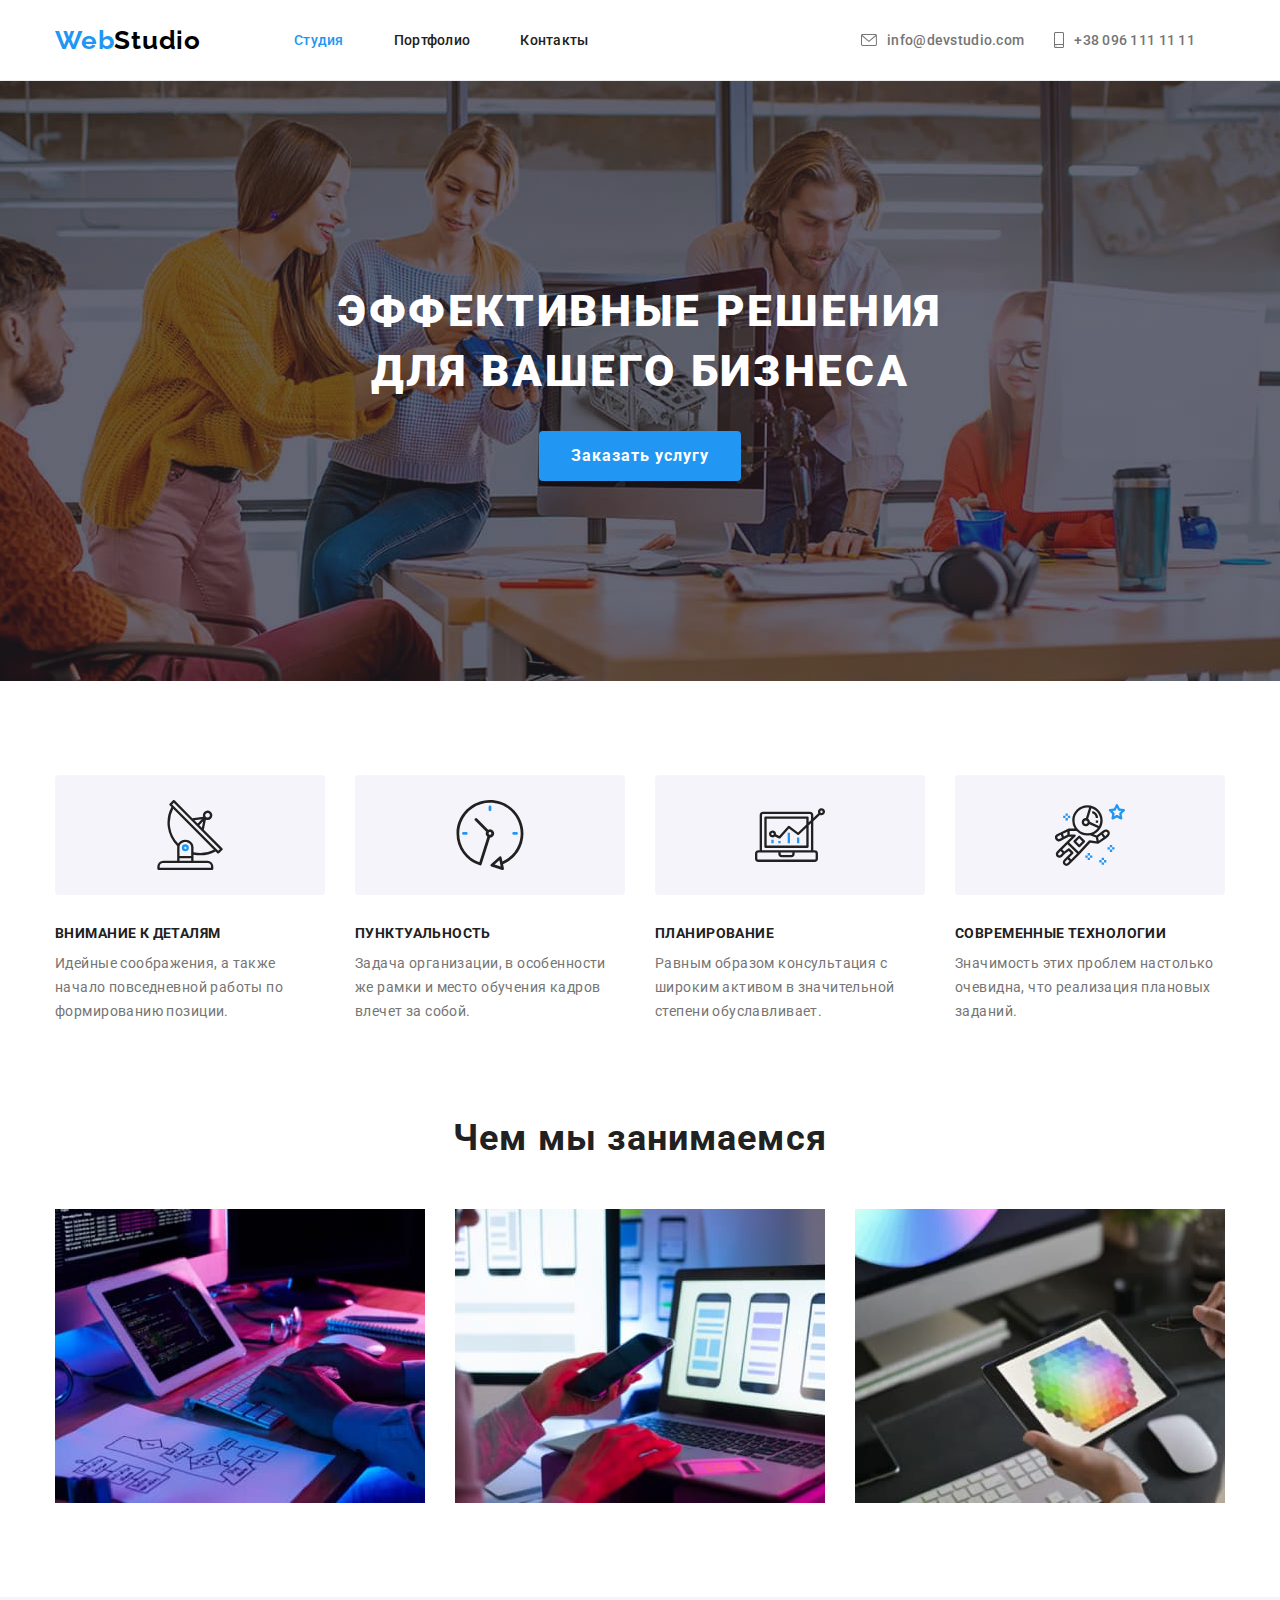
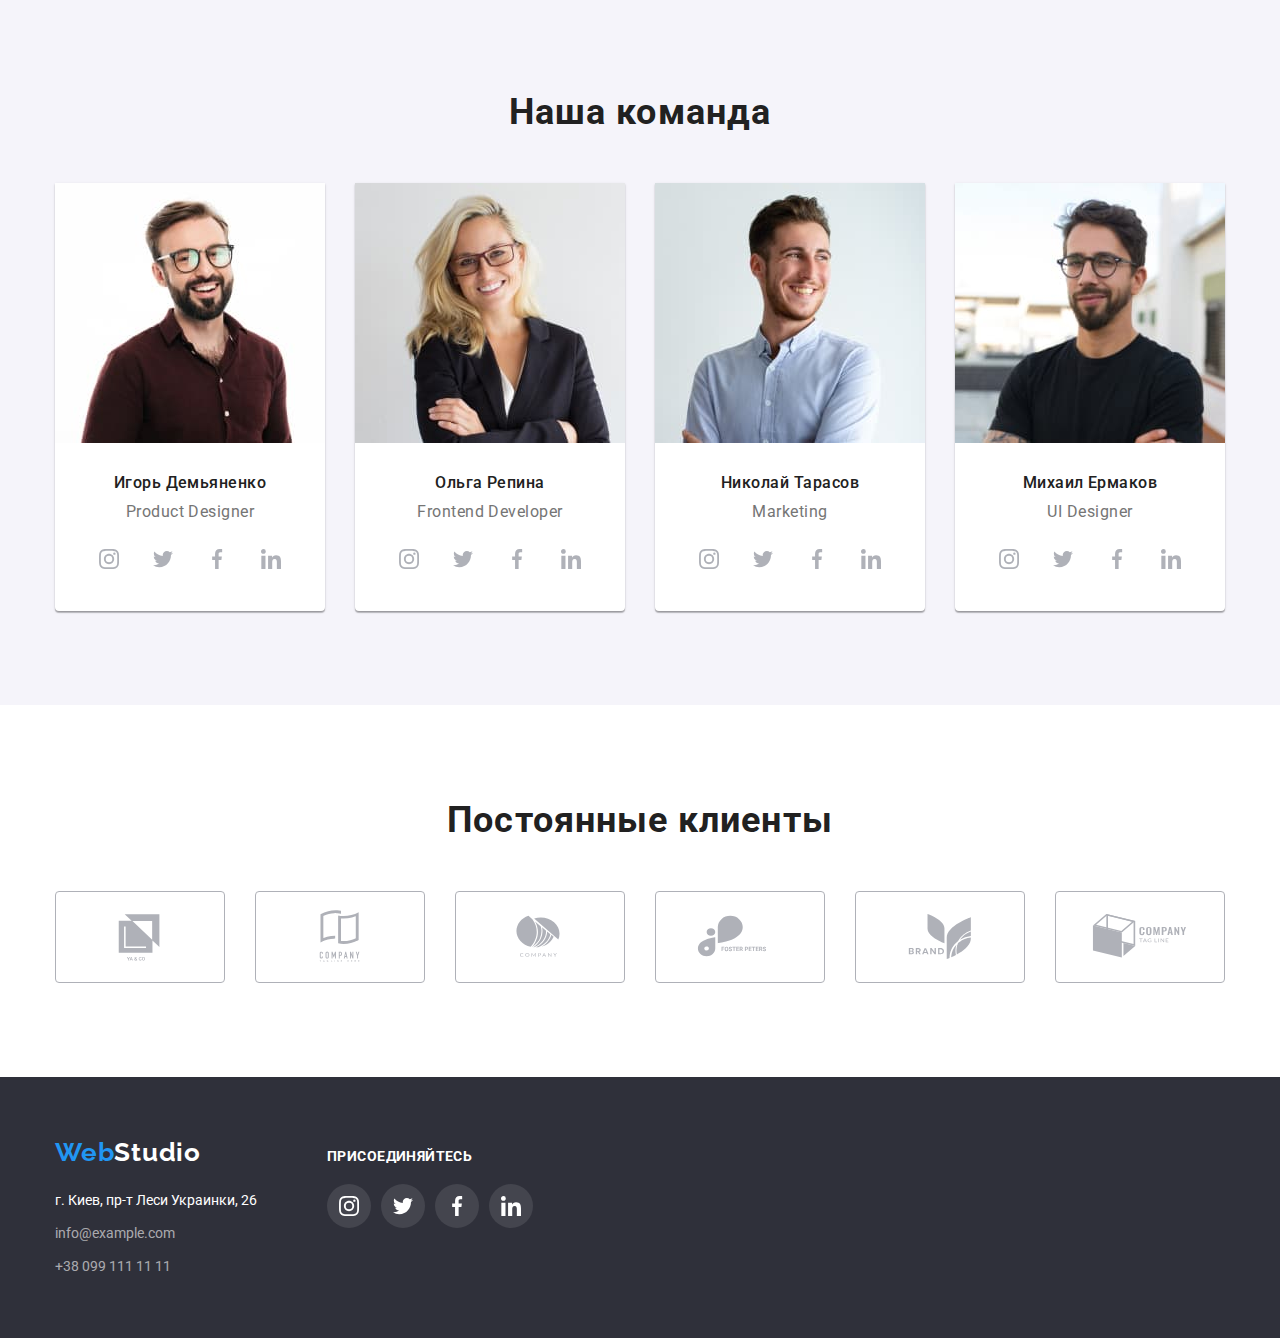
<file: index.html>
<!DOCTYPE html>
<html lang="ru">

<head>
    <meta charset="UTF-8">
    <meta http-equiv="X-UA-Compatible" content="IE=edge">
    <meta name="viewport" content="width=device-width, initial-scale=1.0">
    <link rel="stylesheet"
        href="https://cdnjs.cloudflare.com/ajax/libs/modern-normalize/1.0.0/modern-normalize.min.css" />
    <link rel="preconnect" href="https://fonts.googleapis.com">
    <link rel="preconnect" href="https://fonts.gstatic.com" crossorigin>
    <link
        href="https://fonts.googleapis.com/css2?family=Raleway:wght@700&family=Roboto:wght@400;500;700;900&display=swap"
        rel="stylesheet">
    <link rel="stylesheet" href="./css/styles.css" />
    <title>Web-Studio-(Version-2.1)</title>
</head>

<body>
    <header class="topline">
        <div class="container topper">
            <nav class="navigation">
                <a href="index.html" lang="en" class="logo">Web<span class="logo-top">Studio</span></a>
                <ul class="nav-list">
                    <li class="top-li"><a href="index.html" class="nav-link current">Студия</a></li>
                    <li class="top-li"><a href="portfolio.html" class="nav-link">Портфолио</a></li>
                    <li class="top-li"><a href="contacts.html" class="nav-link">Контакты</a></li>
                </ul>
            </nav>
            <ul class="contacts-top">
                <li class="top-li-contacts"><a href="mailto:info@devstudio.com" class="contacts-top-link">
                        <svg class="contacts-top-link-icon" width="16" height="12">
                            <use href="./images/icons.svg#icon-email"></use>
                        </svg>

                        info@devstudio.com</a>
                </li>
                <li class="top-li-contacts"><a href="tel:+380961111111" class="contacts-top-link">
                        <svg class="contacts-top-link-icon" width="10" height="16">
                            <use href="./images/icons.svg#icon-smartphone"></use>
                        </svg>

                        +38 096 111 11 11</a></li>
            </ul>
        </div>
    </header>
    <main>
        <section class="order">
            <div class="container">
                <h1 class="header">Эффективные решения для вашего бизнеса</h1>
                <button type="button" class="order-button">Заказать услугу</button>
            </div>
        </section>
        <section class="section feature-padding">
            <div class="container">
                <h2 class="visually-hidden">Особенности</h2>
                <ul class="list">
                    <li class="feature box-margin">
                        <div class="feature-logo">
                            <svg width="70" height="70">
                                <use href="./images/icons.svg#icon-antenna"></use>
                            </svg>

                        </div>
                        <h3 class="feature-header">Внимание к деталям</h3>
                        <p class="feature-text">Идейные соображения, а также начало повседневной работы по формированию
                            позиции.</p>
                    </li>
                    <li class="feature box-margin">
                        <div class="feature-logo">
                            <svg width="70" height="70">
                                <use href="./images/icons.svg#icon-clock"></use>
                            </svg>

                        </div>
                        <h3 class="feature-header">Пунктуальность</h3>
                        <p class="feature-text">Задача организации, в особенности же рамки и место обучения кадров
                            влечет за
                            собой.</p>
                    </li>
                    <li class="feature box-margin">
                        <div class="feature-logo">
                            <svg width="70" height="70">
                                <use href="./images/icons.svg#icon-diagram"></use>
                            </svg>

                        </div>
                        <h3 class="feature-header">Планирование</h3>
                        <p class="feature-text">Равным образом консультация с широким активом в значительной степени
                            обуславливает.</p>
                    </li>
                    <li class="feature box-margin">
                        <div class="feature-logo">
                            <svg width="70" height="70">
                                <use href="./images/icons.svg#icon-astronaut"></use>
                            </svg>

                        </div>
                        <h3 class="feature-header">Современные технологии</h3>
                        <p class="feature-text">Значимость этих проблем настолько очевидна, что реализация плановых
                            заданий.
                        </p>
                    </li>
                </ul>
            </div>
        </section>
        <section class="section">
            <div class="container">
                <h2 class="about-header">Чем мы занимаемся</h2>
                <ul class="list">
                    <li class="box-margin">
                        <img src="images/box1.jpg" alt="Разработка програмного обеспечения" width="370" />
                    </li>
                    <li class="box-margin">
                        <img src="images/box2.jpg" alt="Тестирование модильных приложений" width="370" />
                    </li>
                    <li class="box-margin">
                        <img src="images/box3.jpg" alt="Работа с палитрой цветов" width="370" />
                    </li>
                </ul>
            </div>
        </section>
        <section class="section team-background">
            <div class="container">
                <h2 class="team-header">Наша команда</h2>
                <ul class="team list">
                    <li class="team-card box-margin">
                        <img src="images/card1.jpg" alt="Фото Игоря Демьяненко" width="270" />
                        <div class="member">
                            <h3 class="member-name">Игорь Демьяненко</h3>
                            <p lang="en" class="member-profession">Product Designer</p>
                            <ul class="member-social">
                                <li><a href=" " class="member-social-link">
                                        <svg class="member-social-icon" width="20" height="20">
                                            <use href="./images/icons.svg#icon-instagram"></use>
                                        </svg>

                                    </a></li>
                                <li><a href=" " class="member-social-link">
                                        <svg class="member-social-icon" width="20" height="20">
                                            <use href="./images/icons.svg#icon-twitter"></use>
                                        </svg>

                                    </a></li>
                                <li><a href=" " class="member-social-link">
                                        <svg class="member-social-icon" width="20" height="20">
                                            <use href="./images/icons.svg#icon-facebook"></use>
                                        </svg>

                                    </a></li>
                                <li><a href=" " class="member-social-link">
                                        <svg class="member-social-icon" width="20" height="20">
                                            <use href="./images/icons.svg#icon-linkedin"></use>
                                        </svg>

                                    </a></li>
                            </ul>
                        </div>
                    </li>
                    <li class="team-card box-margin">
                        <img src="images/card2.jpg" alt="Фото Ольги Репиной" width="270" />
                        <div class="member">
                            <h3 class="member-name">Ольга Репина</h3>
                            <p lang="en" class="member-profession">Frontend Developer</p>
                            <ul class="member-social">
                                <li><a href=" " class="member-social-link">
                                        <svg class="member-social-icon" width="20" height="20">
                                            <use href="./images/icons.svg#icon-instagram"></use>
                                        </svg>

                                    </a></li>
                                <li><a href=" " class="member-social-link">
                                        <svg class="member-social-icon" width="20" height="20">
                                            <use href="./images/icons.svg#icon-twitter"></use>
                                        </svg>

                                    </a></li>
                                <li><a href=" " class="member-social-link">
                                        <svg class="member-social-icon" width="20" height="20">
                                            <use href="./images/icons.svg#icon-facebook"></use>
                                        </svg>

                                    </a></li>
                                <li><a href=" " class="member-social-link">
                                        <svg class="member-social-icon" width="20" height="20">
                                            <use href="./images/icons.svg#icon-linkedin"></use>
                                        </svg>

                                    </a></li>
                            </ul>

                        </div>
                    </li>
                    <li class="team-card box-margin">
                        <img src="images/card3.jpg" alt="Фото  Николая Тарасова" width="270" />
                        <div class="member">
                            <h3 class="member-name">Николай Тарасов</h3>
                            <p lang="en" class="member-profession">Marketing</p>
                            <ul class="member-social">
                                <li><a href=" " class="member-social-link">
                                        <svg class="member-social-icon" width="20" height="20">
                                            <use href="./images/icons.svg#icon-instagram"></use>
                                        </svg>

                                    </a></li>
                                <li><a href=" " class="member-social-link">
                                        <svg class="member-social-icon" width="20" height="20">
                                            <use href="./images/icons.svg#icon-twitter"></use>
                                        </svg>

                                    </a></li>
                                <li><a href=" " class="member-social-link">
                                        <svg class="member-social-icon" width="20" height="20">
                                            <use href="./images/icons.svg#icon-facebook"></use>
                                        </svg>

                                    </a></li>
                                <li><a href=" " class="member-social-link">
                                        <svg class="member-social-icon" width="20" height="20">
                                            <use href="./images/icons.svg#icon-linkedin"></use>
                                        </svg>

                                    </a></li>
                            </ul>

                        </div>
                    </li>
                    <li class="team-card box-margin">
                        <img src="images/card4.jpg" alt="Фото Михаила Ермакова" width="270" />
                        <div class="member">
                            <h3 class="member-name">Михаил Ермаков</h3>
                            <p lang="en" class="member-profession">UI Designer</p>
                            <ul class="member-social">
                                <li><a href=" " class="member-social-link">
                                        <svg class="member-social-icon" width="20" height="20">
                                            <use href="./images/icons.svg#icon-instagram"></use>
                                        </svg>

                                    </a></li>
                                <li><a href=" " class="member-social-link">
                                        <svg class="member-social-icon" width="20" height="20">
                                            <use href="./images/icons.svg#icon-twitter"></use>
                                        </svg>

                                    </a></li>
                                <li><a href=" " class="member-social-link">
                                        <svg class="member-social-icon" width="20" height="20">
                                            <use href="./images/icons.svg#icon-facebook"></use>
                                        </svg>

                                    </a></li>
                                <li><a href=" " class="member-social-link">
                                        <svg class="member-social-icon" width="20" height="20">
                                            <use href="./images/icons.svg#icon-linkedin"></use>
                                        </svg>

                                    </a></li>
                            </ul>

                        </div>
                    </li>
                </ul>
            </div>
        </section>
        <section class="section">
            <div class="container">
                <h2 class="client-heder">Постоянные клиенты</h2>
                <ul class="client-ul">
                    <li><a href=" " class="client-link">
                            <svg class="social-icon" width="106" height="60">
                                <use href="./images/icons.svg#icon-logo1"></use>
                            </svg>

                        </a></li>
                    <li><a href=" " class="client-link">
                            <svg class="client-icon" width="106" height="60">
                                <use href="./images/icons.svg#icon-logo2"></use>
                            </svg>

                        </a></li>
                    <li><a href=" " class="client-link">
                            <svg class="client-icon" width="106" height="60">
                                <use href="./images/icons.svg#icon-logo3"></use>
                            </svg>

                        </a></li>
                    <li><a href=" " class="client-link">
                            <svg class="client-icon" width="106" height="60">
                                <use href="./images/icons.svg#icon-logo4"></use>
                            </svg>

                        </a></li>
                    <li><a href=" " class="client-link">
                            <svg class="client-icon" width="106" height="60">
                                <use href="./images/icons.svg#icon-logo5"></use>
                            </svg>

                        </a></li>
                    <li><a href=" " class="client-link">
                            <svg class="client-icon" width="106" height="60">
                                <use href="./images/icons.svg#icon-logo6"></use>
                            </svg>
                        </a></li>
                </ul>
            </div>
        </section>
    </main>
    <footer class="footer-styles">
        <div class="container footer-item">
            <div class="contacts-bottom-box">
                <a href="index.html" lang="en" class="logo">Web<span class="logo-bottom">Studio</span></a>
                <address class="address">
                    <ul>
                        <li class="contacts-bottom"><a href="https://goo.gl/maps/pBQsYzYw25E7k7aP6"
                                class="address-link">г.
                                Киев, пр-т Леси
                                Украинки,
                                26</a></li>
                        <li class="contacts-bottom"><a href="mailto:info@example.com"
                                class="contacts-bottom-link">info@example.com</a></li>
                        <li><a href="tel:+380991111111" class="contacts-bottom-link">+38 099 111 11 11</a></li>
                    </ul>
                </address>
            </div>
            <div class="social">
                <h2 class="social-heder">присоединяйтесь</h2>
                <ul class="social-ul">
                    <li><a href=" " class="social-link-bottom">
                            <svg class="social-icon" width="20" height="20">
                                <use href="./images/icons.svg#icon-instagram"></use>
                            </svg>

                        </a></li>
                    <li><a href=" " class="social-link-bottom">
                            <svg class="social-icon" width="20" height="20">
                                <use href="./images/icons.svg#icon-twitter"></use>
                            </svg>

                        </a></li>
                    <li><a href=" " class="social-link-bottom">
                            <svg class="social-icon" width="20" height="20">
                                <use href="./images/icons.svg#icon-facebook"></use>
                            </svg>

                        </a></li>
                    <li><a href=" " class="social-link-bottom">
                            <svg class="social-icon" width="20" height="20">
                                <use href="./images/icons.svg#icon-linkedin"></use>
                            </svg>

                        </a></li>
                </ul>
            </div>
        </div>
    </footer>
</body>

</html>
</file>
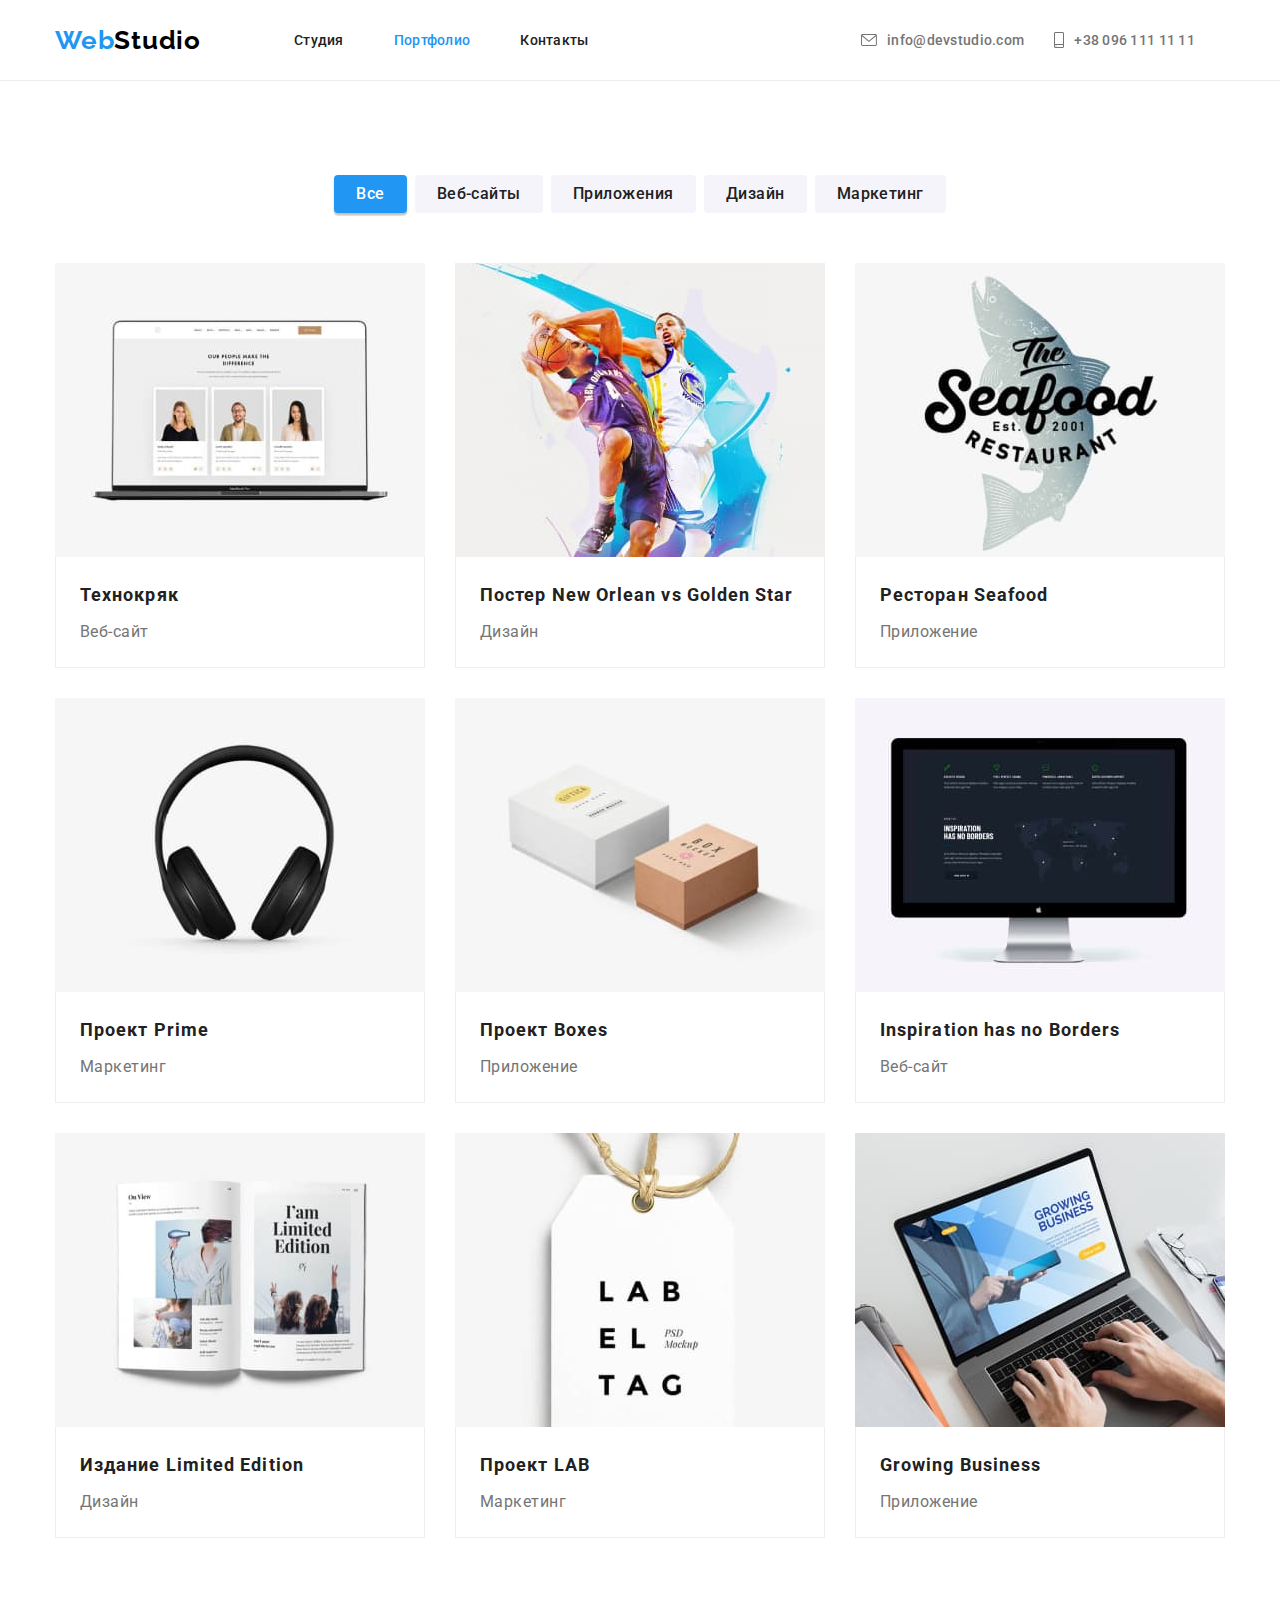
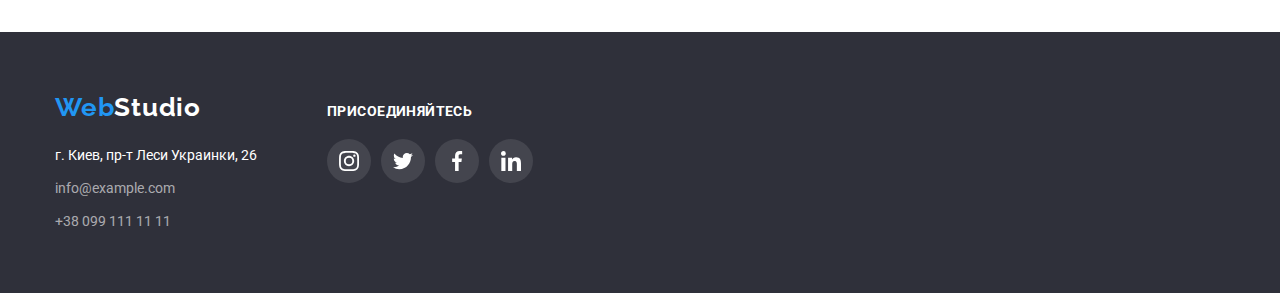
<file: portfolio.html>
<!DOCTYPE html>
<html lang="ru">

<head>
    <meta charset="UTF-8">
    <meta http-equiv="X-UA-Compatible" content="IE=edge">
    <meta name="viewport" content="width=device-width, initial-scale=1.0">
    <link rel="stylesheet"
        href="https://cdnjs.cloudflare.com/ajax/libs/modern-normalize/1.0.0/modern-normalize.min.css" />
    <link rel="preconnect" href="https://fonts.googleapis.com">
    <link rel="preconnect" href="https://fonts.gstatic.com" crossorigin>
    <link
        href="https://fonts.googleapis.com/css2?family=Raleway:wght@700&family=Roboto:wght@400;500;700;900&display=swap"
        rel="stylesheet">
    <link rel="stylesheet" href="./css/styles.css" />
    <title>Портфолио</title>
</head>

<body>
    <header class="topline">
        <div class="container topper">
            <nav class="navigation">
                <a href="index.html" lang="en" class="logo">Web<span class="logo-top">Studio</span></a>
                <ul class="nav-list">
                    <li class="top-li"><a href="index.html" class="nav-link">Студия</a></li>
                    <li class="top-li"><a href="portfolio.html" class="nav-link current">Портфолио</a></li>
                    <li class="top-li"><a href="contacts.html" class="nav-link">Контакты</a></li>
                </ul>
            </nav>
            <ul class="contacts-top">
                <li class="top-li-contacts"><a href="mailto:info@devstudio.com" class="contacts-top-link">
                        <svg class="contacts-top-link-icon" width="16" height="12">
                            <use href="./images/icons.svg#icon-email"></use>
                        </svg>

                        info@devstudio.com</a>
                </li>
                <li class="top-li-contacts"><a href="tel:+380961111111" class="contacts-top-link">
                        <svg class="contacts-top-link-icon" width="10" height="16">
                            <use href="./images/icons.svg#icon-smartphone"></use>
                        </svg>

                        +38 096 111 11 11</a></li>
            </ul>

        </div>
    </header>
    <main>
        <section class="section">
            <div class="container">
                <h1 class="visually-hidden">Работы</h1>
                <ul class="filter">
                    <li class="filter-box"><button type="button" class="filter-button primary">Все</button></li>
                    <li class="filter-box"><button type="button" class="filter-button">Веб-сайты</button></li>
                    <li class="filter-box"><button type="button" class="filter-button">Приложения</button></li>
                    <li class="filter-box"><button type="button" class="filter-button">Дизайн</button></li>
                    <li class="filter-box"><button type="button" class="filter-button">Маркетинг</button></li>
                </ul>
                <ul class="portfolio">
                    <li class="project-margin"><a href=" " class="project-link">
                            <img src="images/portfolio1.jpg" alt="Технокряк" width="370" />
                            <div class="project">
                                <h2 class="project-heder">Технокряк</h2>
                                <p class="project-text">Веб-сайт</p>
                            </div>
                        </a>
                    </li>
                    <li class="project-margin"><a href=" " class="project-link">
                            <img src="images/portfolio2.jpg" alt="Постер New Orlean vs Golden Star" width="370" />
                            <div class="project">
                                <h2 class="project-heder">Постер <span lang="en">New Orlean vs Golden Star</span></h2>
                                <p class="project-text">Дизайн</p>
                            </div>
                        </a>
                    </li>
                    <li class="project-margin"><a href=" " class="project-link">
                            <img src="images/portfolio3.jpg" alt="Ресторан Seafood" width="370" />
                            <div class="project">
                                <h2 class="project-heder">Ресторан <span lang="en">Seafood</span></h2>
                                <p class="project-text">Приложение</p>
                            </div>
                        </a>
                    </li>
                    <li class="project-margin"><a href=" " class="project-link">
                            <img src="images/portfolio4.jpg" alt="Проект Prime" width="370" />
                            <div class="project">
                                <h2 class="project-heder">Проект <span lang="en">Prime</span></h2>
                                <p class="project-text">Маркетинг</p>
                            </div>
                        </a>
                    </li>
                    <li class="project-margin"><a href=" " class="project-link">
                            <img src="images/portfolio5.jpg" alt="Проект Boxes" width="370" />
                            <div class="project">
                                <h2 class="project-heder">Проект <span lang="en">Boxes</span></h2>
                                <p class="project-text">Приложение</p>
                            </div>
                        </a>
                    </li>
                    <li lang="en" class="project-margin"><a href=" " class="project-link">
                            <img src="images/portfolio6.jpg" alt="Inspiration has no Borders" width="370" lang="en" />
                            <div class="project">
                                <h2 class="project-heder" lang="en">Inspiration has no Borders</h2>
                                <p lang="ru" class="project-text">Веб-сайт</p>
                            </div>
                        </a>
                    </li>
                    <li class="project-margin"><a href=" " class="project-link">
                            <img src="images/portfolio7.jpg" alt="Издание Limited Edition" width="370" />
                            <div class="project">
                                <h2 class="project-heder">Издание <span lang="en">Limited Edition</span></h2>
                                <p class="project-text">Дизайн</p>
                            </div>
                        </a>
                    </li>
                    <li class="project-margin"><a href=" " class="project-link">
                            <img src="images/portfolio8.jpg" alt="Проект LAB" width="370" />
                            <div class="project">
                                <h2 class="project-heder">Проект <span lang="en">LAB</span></h2>
                                <p class="project-text">Маркетинг</p>
                            </div>
                        </a>
                    </li>
                    <li lang="en" class="project-margin"><a href=" " class="project-link">
                            <img src="images/portfolio9.jpg" alt="Growing Business" width="370" lang="en" />
                            <div class="project">
                                <h2 class="project-heder" lang="en">Growing Business</h2>
                                <p lang="ru" class="project-text">Приложение</p>
                            </div>
                        </a>
                    </li>
                </ul>
            </div>
        </section>
    </main>
    <footer class="footer-styles">
        <div class="container footer-item">
            <div class="contacts-bottom-box">
                <a href="index.html" lang="en" class="logo">Web<span class="logo-bottom">Studio</span></a>
                <address class="address">
                    <ul>
                        <li class="contacts-bottom"><a href="https://goo.gl/maps/pBQsYzYw25E7k7aP6"
                                class="address-link">г.
                                Киев, пр-т Леси
                                Украинки,
                                26</a></li>
                        <li class="contacts-bottom"><a href="mailto:info@example.com"
                                class="contacts-bottom-link">info@example.com</a></li>
                        <li><a href="tel:+380991111111" class="contacts-bottom-link">+38 099 111 11 11</a></li>
                    </ul>
                </address>
            </div>
            <div class="social">
                <h2 class="social-heder">присоединяйтесь</h2>
                <ul class="social-ul">
                    <li><a href=" " class="social-link-bottom">
                            <svg class="social-icon" width="20" height="20">
                                <use href="./images/icons.svg#icon-instagram"></use>
                            </svg>

                        </a></li>
                    <li><a href=" " class="social-link-bottom">
                            <svg class="social-icon" width="20" height="20">
                                <use href="./images/icons.svg#icon-twitter"></use>
                            </svg>

                        </a></li>
                    <li><a href=" " class="social-link-bottom">
                            <svg class="social-icon" width="20" height="20">
                                <use href="./images/icons.svg#icon-facebook"></use>
                            </svg>

                        </a></li>
                    <li><a href=" " class="social-link-bottom">
                            <svg class="social-icon" width="20" height="20">
                                <use href="./images/icons.svg#icon-linkedin"></use>
                            </svg>

                        </a></li>
                </ul>
            </div>
        </div>
    </footer>
</body>

</html>
</file>
<file: css/styles.css>
:root {
    --hover-color: #2196F3;
    --header-text-color: #212121;
    --simple-text-color: #757575;
    --logo-top-color: #000;
    --button-filter-color: #F5F4FA;
    --background-color: #FFFFFF;
    --background-footer-color: #2F303A;
    --border-project-color: #EEEEEE;
    --contacts-bottom-color: rgba(255, 255, 255, 0.6);
}

body {
    background-color: var(--background-color);
    font-family: 'Roboto', sans-serif;
    margin: 0;
    padding: 0;
    border: 0;
}

p,
h1,
h2,
h3 {
    margin: 0;
}

ul {
    margin: 0;
    padding: 0;
    list-style: none;
}

.list {
    display: flex;
    align-items: center;
}

img {
    display: block;
    max-width: 100%;
    height: auto;
}

.container {
    width: 1200px;
    margin-right: auto;
    margin-left: auto;
    padding-left: 15px;
    padding-right: 15px;
}

/* top */
.topline {
    border-bottom: 1px solid #ECECEC;
}

.topper {
    display: flex;
    align-items: center;
}

.logo {
    font-family: 'Raleway';
    font-weight: 700;
    font-size: 26px;
    line-height: calc(31 / 26);
    letter-spacing: 0.03em;
    color: var(--hover-color);
    text-decoration: none;
}

.logo-top {
    color: var(--logo-top-color);
}

.logo-bottom {
    color: var(--background-color);
}

.navigation {
    align-items: center;
    display: flex;
}

.nav-list {
    margin-left: 93px;
    display: flex;
}

.top-li {
    margin-right: 50px;
    align-items: center;
}


.top-li-contacts {
    margin-right: 30px;
    align-items: center;
}

.top-li:last-child {
    margin-right: 0;
}


.nav-link {
    padding-top: 32px;
    padding-bottom: 32px;
    display: block;
    font-weight: 500;
    font-size: 14px;
    line-height: calc(16 / 14);
    letter-spacing: 0.02em;
    text-decoration: none;
    color: var(--header-text-color);
}

.nav-link:hover,
.nav-link:focus,
.nav-link.current {
    color: var(--hover-color);
}

.contacts-top {
    margin-left: auto;
    display: flex;
    align-items: center;
}


.contacts-top-link {
    display: flex;
    align-items: center;
    padding-top: 32px;
    padding-bottom: 32px;
    font-weight: 500;
    font-size: 14px;
    line-height: calc(16 / 14);
    letter-spacing: 0.02em;
    text-decoration: none;
    color: var(--simple-text-color);
}

.contacts-top-link:hover,
.contacts-top-link:focus {
    color: var(--hover-color);
}

.contacts-top-link-icon {
    display: flex;
    align-items: center;
    margin-right: 10px;
    fill: currentColor;
}

/* portfolio styles */
.section {
    padding-top: 94px;
    padding-bottom: 94px;
}



.visually-hidden {
    position: absolute;
    width: 1px;
    height: 1px;
    margin: -lpx;
    border: 0;
    padding: 0;
    white-space: nowrap;
    clip-path: inset(100%);
    clip: rect(0 0 0 0);
    overflow: hidden;
}

.filter {
    display: flex;
    justify-content: center;
}

.filter-box:not(:last-child) {
    margin-right: 8px;
}

.filter-button {
    padding-left: 22px;
    padding-top: 6px;
    padding-right: 22px;
    padding-bottom: 6px;
    background: var(--button-filter-color);
    border-radius: 4px;
    border-style: hidden;
    font-weight: 500;
    font-size: 16px;
    line-height: calc(26 / 16);
    text-align: center;
    letter-spacing: 0.03em;
    color: var(--header-text-color);
    white-space: nowrap;
    cursor: pointer;
}

.filter-button:hover,
.filter-button:focus,
.filter-button.primary {
    border-color: var(--hover-color);
    color: var(--background-color);
    background: var(--hover-color);
    box-shadow: 0px 3px 1px rgba(0, 0, 0, 0.1), 0px 1px 2px rgba(0, 0, 0, 0.08), 0px 2px 2px rgba(0, 0, 0, 0.12);
}

.portfolio {
    display: flex;
    flex-wrap: wrap;
    margin-top: 50px;
}

.project {
    padding-top: 20px;
    padding-left: 24px;
    padding-right: 24px;
    padding-bottom: 20px;
    border-bottom: 1px solid var(--border-project-color);
    border-left: 1px solid var(--border-project-color);
    border-right: 1px solid var(--border-project-color);
}

.project-link {
    display: block;
    text-decoration: none;
}

.project-link:hover,
.project-link:focus {
    box-shadow: 0px 1px 1px rgba(0, 0, 0, 0.12), 0px 4px 4px rgba(0, 0, 0, 0.06), 1px 4px 6px rgba(0, 0, 0, 0.16);
}

.project-margin:not(:nth-child(3n)) {
    margin-right: 30px;
}

.project-margin:not(:nth-last-child(-n+3)) {
    margin-bottom: 30px;
}

.project-heder {
    margin-bottom: 4px;
    font-weight: 700;
    font-size: 18px;
    line-height: calc(36 / 18);
    letter-spacing: 0.06em;
    color: var(--header-text-color);
}

.project-text {
    font-size: 16px;
    line-height: calc(30 / 16);
    letter-spacing: 0.03em;
    color: var(--simple-text-color);
}


/* footer */
.footer-styles {
    padding-top: 60px;
    padding-bottom: 60px;
    background-color: var(--background-footer-color);
}

.footer-item {
    display: flex;
    align-items: baseline;
}

.contacts-bottom-box {
    display: block;
}

.address {
    margin-top: 20px;
}


.address-link {
    font-style: normal;
    font-size: 14px;
    line-height: calc(24 / 14);
    text-decoration: none;
    color: var(--background-color);
}

.address-link:hover,
.address-link:focus {
    color: var(--hover-color);
}

.contacts-bottom {
    margin-bottom: 9px;
}

.contacts-bottom-link {
    font-style: normal;
    font-size: 14px;
    line-height: calc(24 /14);
    text-decoration: none;
    color: var(--contacts-bottom-color);
}

.contacts-bottom-link:hover,
.contacts-bottom-link:focus {
    color: var(--hover-color);
}

.social {
    margin-left: 70px;
}

.social-heder {
    font-weight: 700;
    font-size: 14px;
    line-height: 16px;
    letter-spacing: 0.03em;
    text-transform: uppercase;
    color: var(--background-color);
}

.social-ul {
    gap: 10px;
    display: flex;
    justify-content: center;
    margin-top: 20px;
}

.social-link-bottom {
    display: flex;
    align-items: center;
    justify-content: center;
    width: 44px;
    height: 44px;
    border-radius: 50%;
    border-style: hidden;
    cursor: pointer;
    color: var(--background-color);
    background: rgba(255, 255, 255, 0.1);
}

.social-link-bottom:hover,
.social-link-bottom:focus {
    background: var(--hover-color);
    color: var(--background-color);
}

.social-icon {
    display: flex;
    align-items: center;
    justify-content: center;
    fill: currentColor;
}

/* index styles */
.order {
    height: 600px;
    max-width: 1600px;
    margin-left: auto;
    margin-right: auto;
    padding-top: 200px;
    padding-bottom: 200px;
    background-image: linear-gradient(rgba(47, 48, 58, 0.4), rgba(47, 48, 58, 0.4)), url(../images/bgimg.jpg);
    background-repeat: no-repeat;
    background-size: cover;
    background-position: center;
    background-color: #C4C4C4;
}

.header {
    max-width: 700px;
    font-weight: 900;
    font-size: 44px;
    line-height: calc(60 / 44);
    text-align: center;
    letter-spacing: 0.06em;
    text-transform: uppercase;
    color: var(--background-color);
    align-items: center;
    margin-left: auto;
    margin-right: auto;
    padding: 0;

}

.order-button {
    font-weight: 700;
    font-size: 16px;
    line-height: calc(30 / 16);
    text-align: center;
    letter-spacing: 0.06em;
    cursor: pointer;
    border-style: hidden;
    color: var(--background-color);
    background: var(--hover-color);
    border-radius: 4px;
    margin-top: 30px;
    margin-left: auto;
    margin-right: auto;
    padding-left: 32px;
    padding-top: 10px;
    padding-right: 32px;
    padding-bottom: 10px;
    align-items: center;
    display: block;
    box-shadow: 0px 4px 4px rgba(0, 0, 0, 0.15);
}

.order-button:hover,
.order-button:focus {
    background: #188CE8;
    box-shadow: 0px 4px 4px rgba(0, 0, 0, 0.15);
}


.feature {
    max-width: 270px;

}

.feature-logo {
    display: flex;
    align-items: center;
    justify-content: center;
    height: 120px;
    margin-bottom: 30px;
    background: #F5F4FA;
    border-style: hidden;
    border-radius: 4px;
}

.feature-padding {
    padding-bottom: 0;
}

.feature-header {
    font-weight: 700;
    font-size: 14px;
    line-height: calc(16 / 14);
    letter-spacing: 0.03em;
    text-transform: uppercase;
    color: var(--header-text-color);
}

.feature-text {
    margin-top: 10px;
    font-size: 14px;
    line-height: calc(24 / 14);
    letter-spacing: 0.03em;
    color: var(--simple-text-color);
}

.about-header {
    margin-bottom: 50px;
    font-weight: 700;
    font-size: 36px;
    line-height: calc(42 / 36);
    text-align: center;
    letter-spacing: 0.03em;
    color: var(--header-text-color);
}

.box-margin:not(:last-child) {
    margin-right: 30px;
}


.team-background {
    background: var(--button-filter-color);
}

.team {
    margin-top: 50px;
}

.team-header {
    font-weight: 700;
    font-size: 36px;
    line-height: calc(42 / 36);
    text-align: center;
    letter-spacing: 0.03em;
    color: var(--header-text-color);
}

.team-card {
    background: var(--background-color);
    box-shadow: 0px 1px 3px rgba(0, 0, 0, 0.12), 0px 1px 1px rgba(0, 0, 0, 0.14), 0px 2px 1px rgba(0, 0, 0, 0.2);
    border-radius: 0px 0px 4px 4px;
}

.member {
    padding-top: 30px;
    padding-bottom: 30px;
}

.member-name {
    margin-bottom: 10px;
    font-weight: 500;
    font-size: 16px;
    line-height: calc(19 /16);
    text-align: center;
    letter-spacing: 0.03em;
    color: var(--header-text-color);
}

.member-profession {
    font-size: 16px;
    line-height: calc(19 / 16);
    text-align: center;
    letter-spacing: 0.03em;
    color: var(--simple-text-color);
}

.member-social {
    margin-top: 16px;
    gap: 10px;
    display: flex;
    justify-content: center;
}

.member-social-link {
    display: flex;
    align-items: center;
    justify-content: center;
    width: 44px;
    height: 44px;
    border-radius: 50%;
    border-style: hidden;
    cursor: pointer;
    color: #AFB1B8;
    background: var(--background-color);
}

.member-social-link:hover,
.member-social-link:focus {
    color: var(--background-color);
    background: var(--hover-color);
}

.member-social-icon {
    display: flex;
    align-items: center;
    justify-content: center;
    fill: currentColor;
}

.client-heder {
    font-weight: 700;
    font-size: 36px;
    line-height: 42px;
    text-align: center;
    letter-spacing: 0.03em;
    color: var(--header-text-color);
}

.client-ul {
    margin-top: 50px;
    display: flex;
    justify-content: space-between;
}

.client-link {
    display: flex;
    align-items: center;
    justify-content: center;
    width: 170px;
    height: 92px;
    padding: 0;
    cursor: pointer;
    color: #AFB1B8;
    background-color: var(--background-color);
    border: 1px solid #AFB1B8;
    border-radius: 4px;
}

.client-link:hover,
.client-link:focus {
    color: var(--hover-color);
    border-color: var(--hover-color);
}

.client-icon {
    display: flex;
    align-items: center;
    justify-content: center;
    fill: currentColor;
}

.client-link:hover .client-icon {
    filter: drop-shadow(0px 4px 4px rgba(0, 0, 0, 0.25));
}

.client-link:focus .client-icon {
    filter: drop-shadow(0px 4px 4px rgba(0, 0, 0, 0.25));
}
</file>
